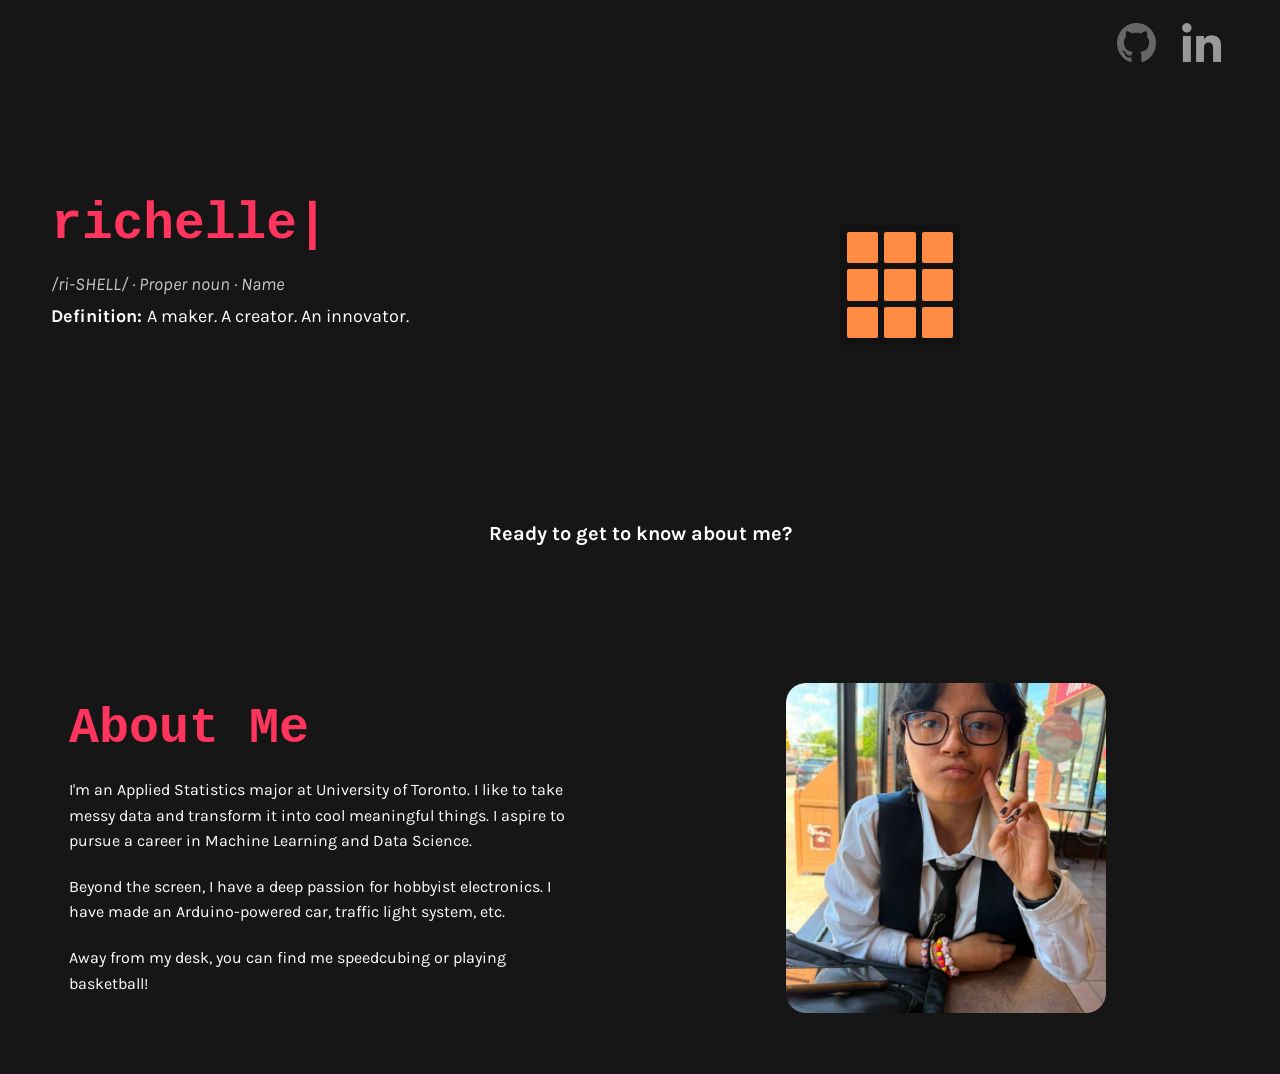
<file: index.html>
<!DOCTYPE html>
<html lang="en">
<head>
    <link rel="stylesheet" href="style.css">
    <meta charset="UTF-8">
    <meta name="viewport" content="width=device-width, initial-scale=1.0">
    <link rel="preconnect" href="https://fonts.googleapis.com">
<link rel="preconnect" href="https://fonts.gstatic.com" crossorigin>
<link href="https://fonts.googleapis.com/css2?family=Karla:ital,wght@0,200..800;1,200..800&display=swap" rel="stylesheet">
    <title>Richelle's Portfolio</title>
</head>
<body>

    
    <div class="socials">
        <a href="https://github.com/richelle-bobadilla" target="_blank">
            <img src="github.png" alt="GitHub" class="github">
        </a>

        <a href="https://www.linkedin.com/in/richelle-bobadilla-48a324369/?isSelfProfile=true" target="_blank">
            <img src="linkedin.png" alt="LinkedIn" class="linkedin">
        </a>
    </div>

    <div class="intro">
        <h1 class = "welcome">richelle</h1>
        <p class = "name-sound"><i>/ri-SHELL/ · Proper noun · Name</i></p>
        <p class = "name-def"><strong>Definition: </strong>A maker. A creator. An innovator.</p>
        
        <div class="cube">
            <div class="face front">
                <span></span><span></span><span></span>
                <span></span><span></span><span></span>
                <span></span><span></span><span></span>
            </div>

        <div class="face back">
            <span></span><span></span><span></span>
            <span></span><span></span><span></span>
            <span></span><span></span><span></span>
        </div>

        <div class="face right">
            <span></span><span></span><span></span>
            <span></span><span></span><span></span>
            <span></span><span></span><span></span>
        </div>

        <div class="face left">
            <span></span><span></span><span></span>
            <span></span><span></span><span></span>
            <span></span><span></span><span></span>
        </div>

        <div class="face top">
            <span></span><span></span><span></span>
            <span></span><span></span><span></span>
            <span></span><span></span><span></span>
        </div>

        <div class="face bottom">
            <span></span><span></span><span></span>
            <span></span><span></span><span></span>
            <span></span><span></span><span></span>
        </div>
    </div>
    
        <p class = "getting-to-know"><a href="#about"><strong>Ready to get to know about me?</strong></a></p>
        
    </div>


    <div class = "about" id = "about">
        <div class = "about-content">
            <h2 class = "about-me">About Me</h2>
            <p class = "about-desc">I'm an Applied Statistics major at University of Toronto. I like to take messy data and transform it into cool meaningful things. 
            I aspire to pursue a career in Machine Learning and Data Science.</p>
            <p class = "about-desc">Beyond the screen, I have a deep passion for hobbyist electronics. I have made an Arduino-powered car, traffic light system, etc.</p>
            <p class = "about-desc">Away from my desk, you can find me speedcubing or playing basketball!</p>
        
        </div>
    
        <div class = "profile-pic-container">
            <img src="richelle_pic.jpg" alt="Profile Picture" class = "profile-pic">
        </div>
    </div>

    <!-- 
     <div class = "Projects">
        <h2>Projects</h2>
        <p>Personal projects and workshops I am currently working on and have done!</p>
    </div>

    <div class = "work-experience">
        <h2>Work Experience</h2>
        <ul>
            <li>Coding/Lego Robotics Instructor at STEMstein Academy</li>
            <li>Coding Instructor at Code Ninjas Port Credit</li>
            <li>Summer Camp Counselor at Creative Kids Place</li>
        </ul>
        <p>To learn more about my work expeirnce, here's <a href = "C:\Users\riche\OneDrive\Desktop\website portfolio\Richelle Marinel Bobadilla - Resume (1).pdf" target="_blank">resume.</a><i> Updated as of 09/26/26</i></p>

    </div>

    <div class = "Skills">
        <h2>Skills</h2>
        <p>Here are some of the skills I have learned and developed!</p>
        <ul>
            <li>Python</li>
            <li>Java</li>
            <li>HTML/CSS</li>
            <li>SQL</li>
            <li>Arduino</li>
        </ul>
    
    
    <div class = "Contact">
        <h2>Contact me!</h2>
        <p>Email: <strong>richellembobadilla@gmail.com</strong></p>
        <P>Phone Number: <strong>905-226-4382</strong></P>
    
    -->
</body>
</html>
</file>
<file: style.css>
html {
  scroll-behavior: smooth;
}


* {
    margin: 0;
    padding: 0;
    box-sizing: border-box;
}

html {
    width: 100%;
    overflow-x: hidden;
}

body {
    width: 100%;
    min-height: 100vh;
    background-color: #161616;
    color: white;
}

/* Fonts */

.courier-prime-regular {
    font-family: "Courier Prime", monospace;
    font-weight: 400;
    font-style: normal;
}

.courier-prime-bold {
    font-family: "Courier Prime", monospace;
    font-weight: 700;
    font-style: normal;
}

.courier-prime-regular-italic {
    font-family: "Courier Prime", monospace;
    font-weight: 400;
    font-style: italic;
}

.courier-prime-bold-italic {
    font-family: "Courier Prime", monospace;
    font-weight: 700;
    font-style: italic;
}

/* Header */

.header {
    background-color: #161616;
    width: 100%;
}

.socials {
    display: flex;
    justify-content: flex-end;
    align-items: center;
    gap: 10px;
    padding: 15px 4%;
    position: sticky;
}

.github,
.linkedin {
    display: block;
    width: 55px;
    height: 55px;
    padding: 8px;
    object-fit: contain;
    filter: invert(40%);
    transition: filter 0.3s ease;
}

.github:hover,
.linkedin:hover {
    filter: invert(70%);
}

/* Introduction */

.intro {
    position: relative;
    width: 100%;
    min-height: 480px;
    padding: 70px 4% 80px;
    background-color: #161616;
    margin-top: 40px;
}

.welcome {
    color: #FF355E;
    font-family: "Courier Prime", monospace;
    font-size: clamp(36px, 4vw, 55px);
    text-align: left;
    margin-bottom: 20px;
}

.welcome::after {
    content: "|";
    color: #FF355E;
    animation: blink 1s steps(2, start) infinite;
}

@keyframes blink {
    to {
        visibility: hidden;
    }
}

.name-sound {
    color: #cac7c7;
    text-align: left;
    font-size: 18px;
    font-family: "Karla", sans-serif;
    margin-bottom: 10px;
}

.name-def {
    color: white;
    text-align: left;
    font-size: 18px;
    font-family: "Karla", sans-serif;
}

/* Getting to know me */

.getting-to-know {
    color: white;
    transition: color 0.3s ease;
    text-align: center;
    margin-top: 195px;
    font-size: 20px;
    font-family: "Karla", sans-serif;
}

.getting-to-know:hover {
    color: #FF355E;
    cursor: pointer;
}

/* Rotating Rubik's Cube */

.cube {
    position: absolute;
    top: 100px;
    right: 25%;
    width: 120px;
    height: 120px;
    transform-style: preserve-3d;
    animation: rotate 8s linear infinite;
}

.face {
    position: absolute;
    width: 120px;
    height: 120px;
    display: grid;
    grid-template-columns: repeat(3, 1fr);
    grid-template-rows: repeat(3, 1fr);
    gap: 4px;
    padding: 4px;
    background: #111;
    border: 2px solid #111;
    backface-visibility: visible;
}

.face span {
    border: 1px solid #111;
    border-radius: 3px;
}

/* Six faces */

.front {
    transform: translateZ(60px);
}

.front span {
    background: #FF8C42;
}

.back {
    transform: rotateY(180deg) translateZ(60px);
}

.back span {
    background: #FF355E;
}

.right {
    transform: rotateY(90deg) translateZ(60px);
}

.right span {
    background: #2D7DFF;
}

.left {
    transform: rotateY(-90deg) translateZ(60px);
}

.left span {
    background: #35C96F;
}

.top {
    transform: rotateX(90deg) translateZ(60px);
}

.top span {
    background: #FFD43B;
}

.bottom {
    transform: rotateX(-90deg) translateZ(60px);
}

.bottom span {
    background: #F5F5F5;
}

@keyframes rotate {
    from {
        transform: rotateX(-25deg) rotateY(0deg);
    }

    to {
        transform: rotateX(-25deg) rotateY(360deg);
    }
}

/* About Me */

.about {
    display: flex;
    flex-direction: row;
    justify-content: space-between;
    align-items: center;
    gap: 60px;
    width: 100%;
    max-width: 1360px;
    margin: 0 auto;
    padding: 50px 44px;
}

.about-content {
    flex: 1;
    min-width: 0;
    max-width: 720px;
    padding: 25px;
    border-radius: 12px;

     box-shadow: 0 0 20px transparent;
    transition: box-shadow 1s ease-in-out;
}

.about-content:hover {
    box-shadow: 0 0 20px #FF355E;
}

.about-me {
    color: #FF355E;
    text-align: left;
    font-size: clamp(32px, 4vw, 50px);
    font-family: "Courier Prime", monospace;
}

.about-desc {
    font-family: "Karla", sans-serif;
    font-size: 16px;
    margin-top: 20px;
    text-align: left;
    max-width: 500px;
    line-height: 1.6;
    transition: box-shadow 1.2s ease;
}

.about-content:hover {
    box-shadow: 0 0 2spx #FF355E;
}

.profile-pic-container {
    flex: 0 0 320px;
    display: flex;
    justify-content: center;
    align-items: center;
    margin-right: 130px;

}

.profile-pic {
    display: block;
    width: 100%;
    height: 330px;
    object-fit: cover;
    border-radius: 20px;
}

@media (max-width: 768px) {
    .intro {
        min-height: 520px;
        padding: 50px 24px 60px;
    }

    .welcome {
        font-size: 40px;
    }

    .name-sound,
    .name-def {
        font-size: 16px;
    }

    .cube {
        top: 280px;
        right: calc(50% - 60px);
    }

    .about-me-link{
        margin-top: 70px;
        font-size: 18px;
        text-decoration: none;
    }

    .about-me {
        margin-left: 24px;
        font-size: 36px;
    }

    .socials {
        padding: 10px 20px;
    }
}

/* Small phones */

@media (max-width: 400px) {
    .intro {
        padding-left: 18px;
        padding-right: 18px;
    }

    .welcome {
        font-size: 34px;
    }

    .name-sound,
    .name-def {
        font-size: 14px;
    }

    .github,
    .linkedin {
        width: 48px;
        height: 48px;
    }

    .about-me {
        margin-left: 18px;
        font-size: 30px;
    }
}


a {
    text-decoration: none;
    color: inherit;
}
</file>
